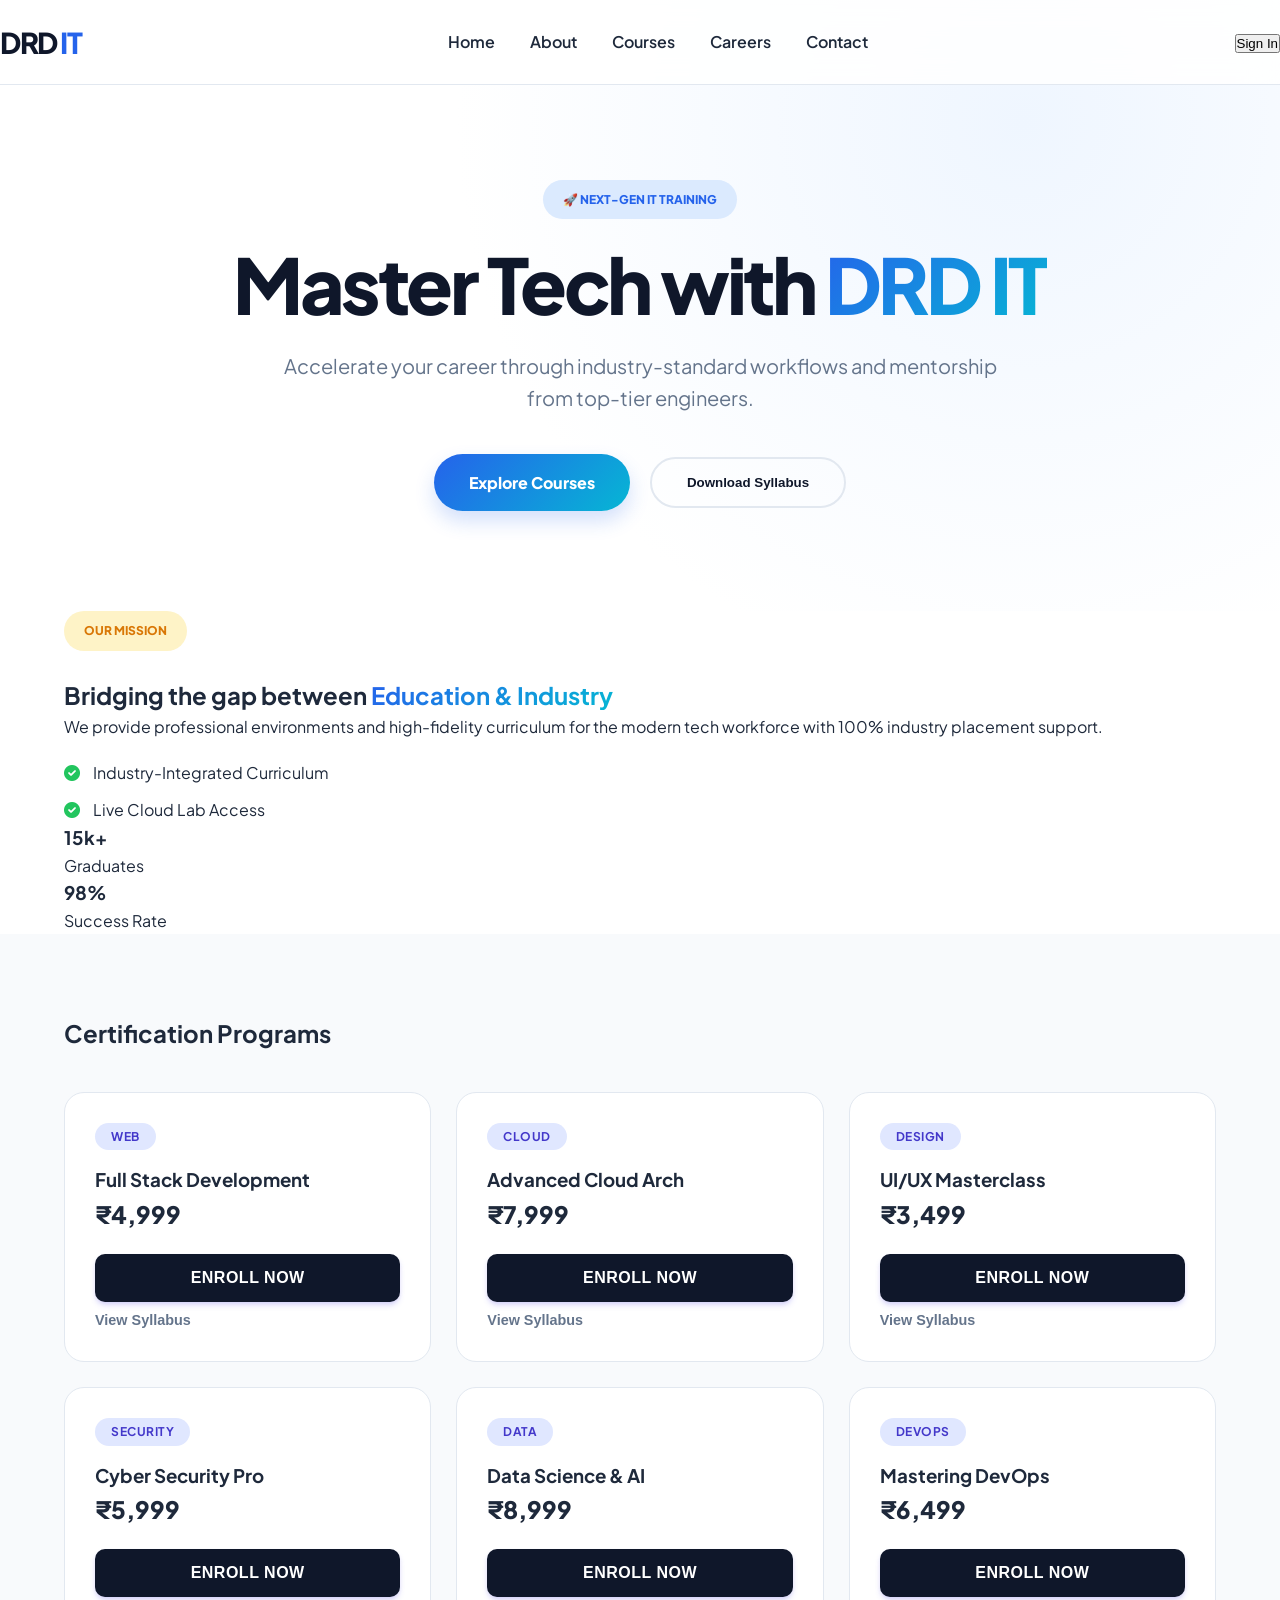
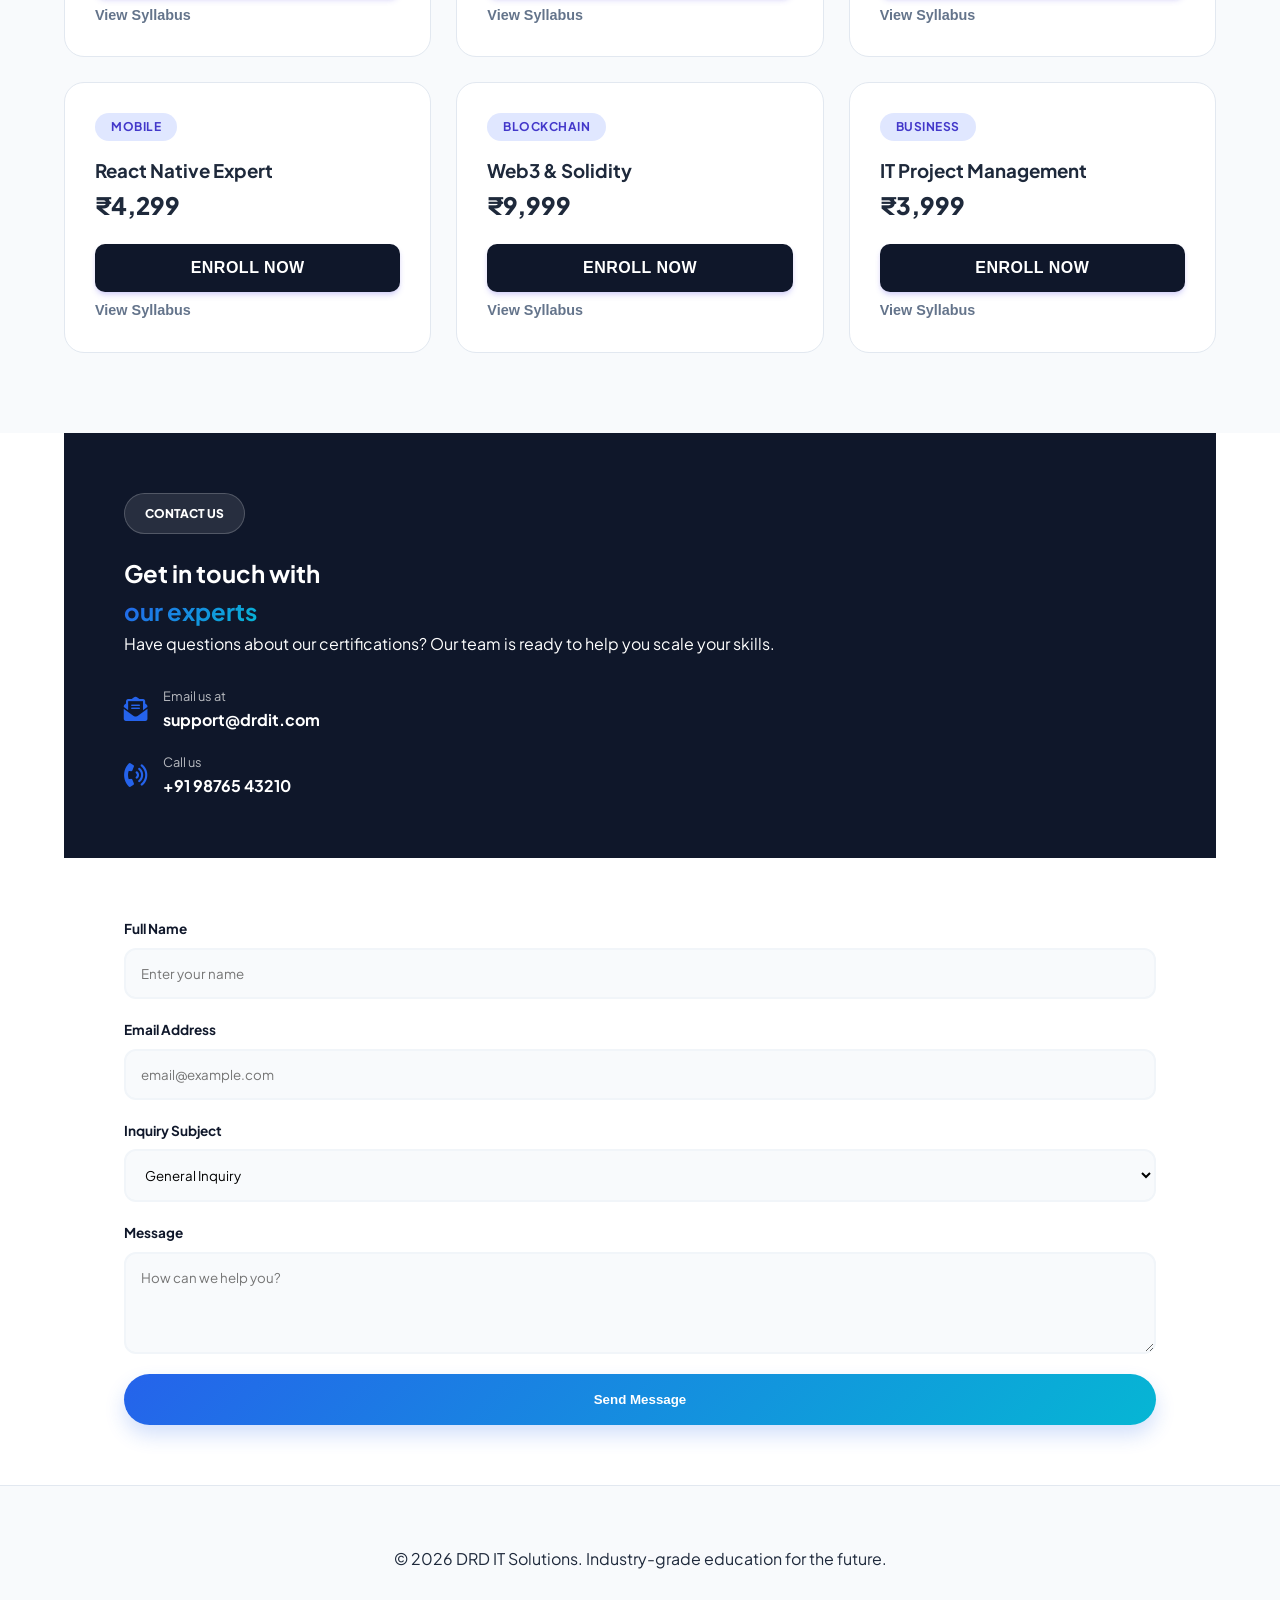
<file: index.html>
<!DOCTYPE html>
<html lang="en">
<head>
    <meta charset="UTF-8">
    <meta name="viewport" content="width=device-width, initial-scale=1.0">
    <title>DRD IT | Enterprise Learning Portal</title>
    
    <link href="https://fonts.googleapis.com/css2?family=Plus+Jakarta+Sans:wght@400;500;600;700;800&display=swap" rel="stylesheet">
    <link rel="stylesheet" href="https://cdnjs.cloudflare.com/ajax/libs/font-awesome/6.0.0/css/all.min.css">
    <link rel="stylesheet" href="style.css">
</head>
<body>
    <nav class="navbar">
        <div class="nav-container">
            <div class="logo">DRD <span>IT</span></div>
            <div class="menu-toggle" id="menuToggle">
                <i class="fa-solid fa-bars"></i>
            </div>
            <ul class="nav-links" id="navLinks">
                <li><a href="#hero">Home</a></li>
                <li><a href="#about">About</a></li>
                <li><a href="#courses">Courses</a></li>
                <li><a href="careers.html" target="_blank">Careers</a></li>
                <li><a href="#contact">Contact</a></li>
            </ul>
            <div class="nav-auth" id="authZone">
                <button class="btn-primary-small" onclick="toggleModal()">Sign In</button>
            </div>
            <div id="userProfile" class="user-pill hidden">
                <div class="user-info">
                    <i class="fa-regular fa-circle-user"></i>
                    <span id="welcomeText">Hi, User</span>
                </div>
                <button onclick="logout()" class="logout-icon" title="Logout">
                    <i class="fa-solid fa-right-from-bracket"></i>
                </button>
            </div>
        </div>
    </nav>
    <section id="hero" class="hero">
        <div class="container">
            <div class="hero-badge">🚀 Next-Gen IT Training</div>
            <h1>Master Tech with <span class="text-gradient">DRD IT</span></h1>
            <p>Accelerate your career through industry-standard workflows and mentorship from top-tier engineers.</p>
            
            <div class="hero-btns">
                <a href="#courses" class="btn-primary">Explore Courses</a>
                <button class="btn-outline" onclick="openSyllabus('Full Stack Development', '4999')">Download Syllabus</button>
            </div>
        </div>
    </section>

    <section id="about" class="about">
        <div class="container">
            <div class="about-grid">
                <div class="about-content">
                    <div class="hero-badge" style="background:#fef3c7; color:#d97706;">Our Mission</div>
                    <h2>Bridging the gap between <span class="text-gradient">Education & Industry</span></h2>
                    <p>We provide professional environments and high-fidelity curriculum for the modern tech workforce with 100% industry placement support.</p>
                    <ul class="check-list" style="list-style: none; margin-top: 20px;">
                        <li style="margin-bottom: 12px;"><i class="fa-solid fa-circle-check" style="color: #22c55e; margin-right: 10px;"></i> Industry-Integrated Curriculum</li>
                        <li><i class="fa-solid fa-circle-check" style="color: #22c55e; margin-right: 10px;"></i> Live Cloud Lab Access</li>
                    </ul>
                </div>
                <div class="about-stats">
                    <div class="stat-card"><h3>15k+</h3><p>Graduates</p></div>
                    <div class="stat-card"><h3>98%</h3><p>Success Rate</p></div>
                </div>
            </div>
        </div>
    </section>

    <section id="courses" class="courses">
        <div class="container">
            <div class="section-header">
                <h2>Certification Programs</h2>
                <div class="divider"></div>
            </div>
            <div class="course-grid">
                <div class="course-card">
                    <div class="card-tag">Web</div>
                    <h3>Full Stack Development</h3>
                    <p class="price-display">₹4,999</p>
                    <div class="card-btns">
                        <button class="btn-enroll" onclick="openEnroll('Full Stack Development', '4999')">Enroll Now</button>
                        <button class="btn-text-link" onclick="openSyllabus('Full Stack Development', '4999')">View Syllabus</button>
                    </div>
                </div>
                <div class="course-card">
                    <div class="card-tag">Cloud</div>
                    <h3>Advanced Cloud Arch</h3>
                    <p class="price-display">₹7,999</p>
                    <div class="card-btns">
                        <button class="btn-enroll" onclick="openEnroll('Advanced Cloud Arch', '7999')">Enroll Now</button>
                        <button class="btn-text-link" onclick="openSyllabus('Advanced Cloud Arch', '7999')">View Syllabus</button>
                    </div>
                </div>
                <div class="course-card">
                    <div class="card-tag">Design</div>
                    <h3>UI/UX Masterclass</h3>
                    <p class="price-display">₹3,499</p>
                    <div class="card-btns">
                        <button class="btn-enroll" onclick="openEnroll('UI/UX Masterclass', '3499')">Enroll Now</button>
                        <button class="btn-text-link" onclick="openSyllabus('UI/UX Masterclass', '3499')">View Syllabus</button>
                    </div>
                </div>
                <div class="course-card">
                    <div class="card-tag">Security</div>
                    <h3>Cyber Security Pro</h3>
                    <p class="price-display">₹5,999</p>
                    <div class="card-btns">
                        <button class="btn-enroll" onclick="openEnroll('Cyber Security Pro', '5999')">Enroll Now</button>
                        <button class="btn-text-link" onclick="openSyllabus('Cyber Security Pro', '5999')">View Syllabus</button>
                    </div>
                </div>
                <div class="course-card">
                    <div class="card-tag">Data</div>
                    <h3>Data Science & AI</h3>
                    <p class="price-display">₹8,999</p>
                    <div class="card-btns">
                        <button class="btn-enroll" onclick="openEnroll('Data Science & AI', '8999')">Enroll Now</button>
                        <button class="btn-text-link" onclick="openSyllabus('Data Science & AI', '8999')">View Syllabus</button>
                    </div>
                </div>
                <div class="course-card">
                    <div class="card-tag">DevOps</div>
                    <h3>Mastering DevOps</h3>
                    <p class="price-display">₹6,499</p>
                    <div class="card-btns">
                        <button class="btn-enroll" onclick="openEnroll('Mastering DevOps', '6499')">Enroll Now</button>
                        <button class="btn-text-link" onclick="openSyllabus('Mastering DevOps', '6499')">View Syllabus</button>
                    </div>
                </div>
                <div class="course-card">
                    <div class="card-tag">Mobile</div>
                    <h3>React Native Expert</h3>
                    <p class="price-display">₹4,299</p>
                    <div class="card-btns">
                        <button class="btn-enroll" onclick="openEnroll('React Native Expert', '4299')">Enroll Now</button>
                        <button class="btn-text-link" onclick="openSyllabus('React Native Expert', '4299')">View Syllabus</button>
                    </div>
                </div>
                <div class="course-card">
                    <div class="card-tag">Blockchain</div>
                    <h3>Web3 & Solidity</h3>
                    <p class="price-display">₹9,999</p>
                    <div class="card-btns">
                        <button class="btn-enroll" onclick="openEnroll('Web3 & Solidity', '9999')">Enroll Now</button>
                        <button class="btn-text-link" onclick="openSyllabus('Web3 & Solidity', '9999')">View Syllabus</button>
                    </div>
                </div>
                <div class="course-card">
                    <div class="card-tag">Business</div>
                    <h3>IT Project Management</h3>
                    <p class="price-display">₹3,999</p>
                    <div class="card-btns">
                        <button class="btn-enroll" onclick="openEnroll('IT Project Management', '3999')">Enroll Now</button>
                        <button class="btn-text-link" onclick="openSyllabus('IT Project Management', '3999')">View Syllabus</button>
                    </div>
                </div>
            </div>
        </div>
    </section>

    <section id="contact" class="contact">
        <div class="container">
            <div class="contact-box-large">
                <div class="contact-left">
                    <div class="hero-badge" style="background: rgba(255,255,255,0.1); color: #fff; border: 1px solid rgba(255,255,255,0.2); margin-bottom: 20px;">
                        Contact Us
                    </div>
                    <h2>Get in touch with <br><span class="text-gradient">our experts</span></h2>
                    <p>Have questions about our certifications? Our team is ready to help you scale your skills.</p>
                
                    <div class="contact-details" style="margin-top: 30px;">
                        <div class="detail-item" style="display: flex; gap: 15px; align-items: center; margin-bottom: 20px;">
                            <i class="fa-solid fa-envelope-open-text" style="font-size: 1.5rem; color: var(--primary);"></i>
                            <div>
                                <span style="display: block; font-size: 0.8rem; opacity: 0.7;">Email us at</span>
                                <p style="font-weight: 700;">support@drdit.com</p>
                            </div>
                        </div>
                        <div class="detail-item" style="display: flex; gap: 15px; align-items: center;">
                            <i class="fa-solid fa-phone-volume" style="font-size: 1.5rem; color: var(--primary);"></i>
                            <div>
                                <span style="display: block; font-size: 0.8rem; opacity: 0.7;">Call us</span>
                                <p style="font-weight: 700;">+91 98765 43210</p>
                            </div>
                        </div>
                    </div>
                </div>

                <div class="contact-right">
                    <form class="contact-form">
                        <div class="input-group">
                            <label for="cName">Full Name</label>
                            <input type="text" id="cName" placeholder="Enter your name" required>
                        </div>
                        <div class="input-group">
                            <label for="cEmail">Email Address</label>
                            <input type="email" id="cEmail" placeholder="email@example.com" required>
                        </div>
                        <div class="input-group">
                            <label for="cSubject">Inquiry Subject</label>
                            <select id="cSubject">
                                <option value="General">General Inquiry</option>
                                <option value="Course">Course Enrollment</option>
                                <option value="Corporate">Corporate Training</option>
                            </select>
                        </div>
                        <div class="input-group">
                            <label for="cMessage">Message</label>
                            <textarea id="cMessage" rows="4" placeholder="How can we help you?"></textarea>
                        </div>
                        <button type="submit" class="btn-primary" style="width: 100%; padding: 18px;">Send Message</button>
                    </form>
                </div>
            </div>
        </div>
    </section>

    <div id="enrollOverlay" class="enroll-overlay hidden">
        <div class="enroll-modal">
            <button class="close-modal" onclick="closeEnroll()">&times;</button>
            <div class="enroll-header">
                <h2>Enrollment Form</h2>
                <p id="selectedCourseName">Selected Course</p>
                <h4 id="selectedCoursePrice">₹0</h4>
            </div>
            <form onsubmit="handleEnroll(event)">
                <div class="input-group">
                    <label for="studentName">Full Name</label>
                    <input type="text" id="studentName" placeholder="Enter your full name" required>
                </div>
                <div class="input-group">
                    <label for="studentPhone">Mobile Number</label>
                    <input type="tel" id="studentPhone" placeholder="+91" required>
                </div>
                <div class="input-group">
                    <label for="studentStatus">Background Status</label>
                    <select id="studentStatus" required>
                        <option value="">Select Status</option>
                        <option value="Student">Student</option>
                        <option value="Professional">Professional</option>
                    </select>
                </div>
                <button type="submit" class="btn-primary" style="width:100%; margin-top:10px;">Confirm & Pay</button>
            </form>
        </div>
    </div>

    <div id="syllabusOverlay" class="enroll-overlay hidden">
        <div class="enroll-modal" style="max-width: 600px;">
            <button class="close-modal" onclick="closeSyllabus()">&times;</button>
            <div class="enroll-header">
                <h2>Program Syllabus</h2>
                <p id="syllabusTitle" style="color: var(--primary);">Course Name</p>
            </div>
            <div id="syllabusContent" style="max-height: 350px; overflow-y: auto; margin-bottom: 20px;">
                </div>
            <div style="display: flex; gap: 10px;">
                <button class="btn-primary" onclick="closeSyllabus(); openEnroll(currentSyllabusCourse, currentSyllabusPrice)" style="flex: 1;">Enroll Now</button>
                <button class="btn-outline" onclick="window.print()" style="flex: 1;">Download PDF</button>
            </div>
        </div>
    </div>

    <div id="authModal" class="modal hidden">
        <div class="modal-content">
            <button class="close-modal" onclick="toggleModal()">&times;</button>
            <div class="auth-header" style="text-align: center; margin-bottom: 25px;">
                <h2 id="modalTitle">Sign In</h2>
                <p>Welcome to DRD IT Portal</p>
            </div>
            <form id="authForm" data-mode="login">
                <div class="input-group">
                    <label for="loginEmail">Email Address</label>
                    <input type="email" id="loginEmail" placeholder="email@example.com" required>
                </div>
                <div class="input-group">
                    <label for="loginPass">Password</label>
                    <input type="password" id="loginPass" placeholder="••••••••" required>
                </div>
                <div class="input-group hidden" id="confirmPassGroup">
                    <label for="confirmPass">Confirm Password</label>
                    <input type="password" id="confirmPass" placeholder="••••••••">
                </div>
                <div class="captcha-wrapper">
                    <div class="captcha-display" style="display: flex; justify-content: space-between; align-items: center;">
                        <span id="captchaText" style="font-weight: 800; letter-spacing: 5px;">AYP488</span>
                        <button type="button" onclick="refreshCaptcha()" aria-label="Refresh Captcha" style="background: none; border: none;">
                            <i class="fa-solid fa-rotate"></i>
                        </button>                    
                    </div>
                    <input type="text" id="captchaInput" placeholder="Enter Captcha" style="width: 100%; margin-top: 10px;" required>
                </div>
                <button type="submit" class="btn-primary" style="width:100%">Continue</button>
            </form>
            <div class="auth-footer" style="text-align: center; margin-top: 20px;">
                <p id="toggleText">New here? <a href="#" onclick="switchMode('signup')" style="color: var(--primary); font-weight: 700; text-decoration: none;">Create Account</a></p>
            </div>
        </div>
    </div>

    <footer class="footer">
        <div class="container">
            <p>&copy; 2026 DRD IT Solutions. Industry-grade education for the future.</p>
        </div>
    </footer>

    <script src="script.js"></script>
</body>
</html>
</file>
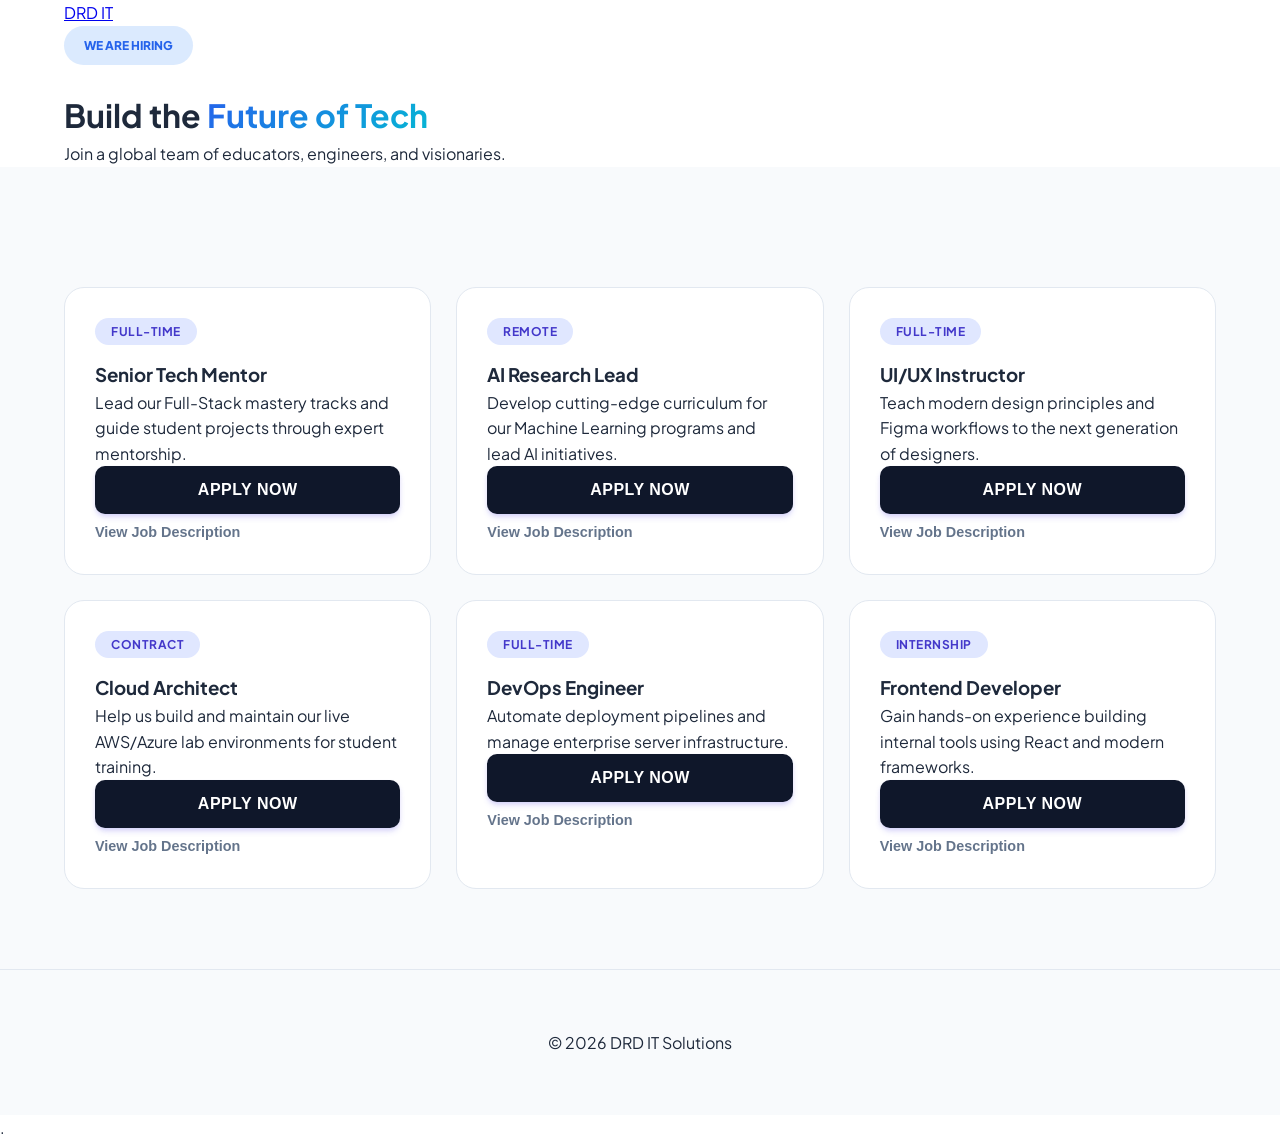
<file: careers.html>
<!DOCTYPE html>
<html lang="en">
<head>
    <meta charset="UTF-8">
    <meta name="viewport" content="width=device-width, initial-scale=1.0">
    <title>Careers | DRD IT</title>
    <link href="https://fonts.googleapis.com/css2?family=Plus+Jakarta+Sans:wght@400;500;600;700;800&display=swap" rel="stylesheet">
    <link rel="stylesheet" href="https://cdnjs.cloudflare.com/ajax/libs/font-awesome/6.0.0/css/all.min.css">
    <link rel="stylesheet" href="style.css">
</head>
<body class="sub-page">

    <nav class="navbar-simple">
        <div class="container">
            <a href="index.html" class="logo-link">DRD <span>IT</span></a>
        </div>
    </nav>

    <header class="hero-mini">
        <div class="container">
            <div class="hero-badge">We are Hiring</div>
            <h1>Build the <span class="text-gradient">Future of Tech</span></h1>
            <p>Join a global team of educators, engineers, and visionaries.</p>
        </div>
    </header>

    <section class="careers-full courses">
        <div class="container">
            <div class="course-grid">
                
                <div class="course-card">
                    <div class="card-tag">Full-Time</div>
                    <h3>Senior Tech Mentor</h3>
                    <p>Lead our Full-Stack mastery tracks and guide student projects through expert mentorship.</p>
                    <div class="card-btns">
                        <button class="btn-enroll" onclick="openApply('Senior Tech Mentor')">Apply Now</button>
                        <button class="btn-text-link">View Job Description</button>
                    </div>
                </div>

                <div class="course-card">
                    <div class="card-tag">Remote</div>
                    <h3>AI Research Lead</h3>
                    <p>Develop cutting-edge curriculum for our Machine Learning programs and lead AI initiatives.</p>
                    <div class="card-btns">
                        <button class="btn-enroll" onclick="openApply('AI Research Lead')">Apply Now</button>
                        <button class="btn-text-link">View Job Description</button>
                    </div>
                </div>

                <div class="course-card">
                    <div class="card-tag">Full-Time</div>
                    <h3>UI/UX Instructor</h3>
                    <p>Teach modern design principles and Figma workflows to the next generation of designers.</p>
                    <div class="card-btns">
                        <button class="btn-enroll" onclick="openApply('UI/UX Design Instructor')">Apply Now</button>
                        <button class="btn-text-link">View Job Description</button>
                    </div>
                </div>

                <div class="course-card">
                    <div class="card-tag">Contract</div>
                    <h3>Cloud Architect</h3>
                    <p>Help us build and maintain our live AWS/Azure lab environments for student training.</p>
                    <div class="card-btns">
                        <button class="btn-enroll" onclick="openApply('Cloud Architect')">Apply Now</button>
                        <button class="btn-text-link">View Job Description</button>
                    </div>
                </div>

                <div class="course-card">
                    <div class="card-tag">Full-Time</div>
                    <h3>DevOps Engineer</h3>
                    <p>Automate deployment pipelines and manage enterprise server infrastructure.</p>
                    <div class="card-btns">
                        <button class="btn-enroll" onclick="openApply('DevOps Engineer')">Apply Now</button>
                        <button class="btn-text-link">View Job Description</button>
                    </div>
                </div>

                <div class="course-card">
                    <div class="card-tag">Internship</div>
                    <h3>Frontend Developer</h3>
                    <p>Gain hands-on experience building internal tools using React and modern frameworks.</p>
                    <div class="card-btns">
                        <button class="btn-enroll" onclick="openApply('Frontend Developer Intern')">Apply Now</button>
                        <button class="btn-text-link">View Job Description</button>
                    </div>
                </div>

            </div>
        </div>
    </section>

    <footer class="footer">
        <div class="container">
            <p>&copy; 2026 DRD IT Solutions</p>
        </div>
    </footer>

    <div id="applyOverlay" class="enroll-overlay hidden">
        <div class="enroll-modal">
            <button class="close-modal" onclick="closeApply()" aria-label="Close Application">&times;</button>
            <div class="enroll-header">
                <h2>Application Form</h2>
                <p id="targetJob">Job Role</p>
            </div>
            <form onsubmit="handleApply(event)">
                <div class="input-group">
                    <label for="appName">Full Name</label>
                    <input type="text" id="appName" placeholder="Enter your name" required>
                </div>
                <div class="input-group">
                    <label for="appPortfolio">Portfolio / LinkedIn</label>
                    <input type="url" id="appPortfolio" placeholder="https://..." required>
                </div>
                <div class="input-group">
                    <label for="appResume">Resume (PDF)</label>
                    <input type="file" id="appResume" accept=".pdf" required>
                </div>
                <button type="submit" class="btn-enroll btn-full btn-mt">Submit Application</button>
            </form>
        </div>
    </div>

    <script>
        function openApply(title) {
            document.getElementById('targetJob').innerText = title;
            document.getElementById('applyOverlay').classList.remove('hidden');
            document.body.style.overflow = 'hidden';
        }
        function closeApply() {
            document.getElementById('applyOverlay').classList.add('hidden');
            document.body.style.overflow = 'auto';
        }
        function handleApply(e) {
            e.preventDefault();
            alert("🚀 Application Sent Successfully!");
            closeApply();
        }
    </script>
</body>
</html>.
</file>
<file: style.css>
/* NILSON IT - MASTER ERP STYLESHEET 2026
    Fix: Overlapping elements, MasterSoft UI aesthetics, and Glassmorphism.
*/

:root {
    /* Brand Colors */
    --primary: #2563eb;
    --primary-gradient: linear-gradient(135deg, #2563eb 0%, #06b6d4 100%);
    --dark: #0f172a;
    --text-main: #1e293b;
    --text-muted: #64748b;
    --white: #ffffff;
    --bg-soft: #f8fafc;
    --border: #e2e8f0;
    
    /* Layout & Effects */
    --shadow-soft: 0 10px 25px -5px rgba(0, 0, 0, 0.05);
    --shadow-premium: 0 25px 50px -12px rgba(0, 0, 0, 0.15);
    --radius-pill: 50px;
    --radius-lg: 24px;
    --radius-md: 12px;
}

/* --- 1. CORE RESET --- */
* { margin: 0; padding: 0; box-sizing: border-box; }
html { scroll-behavior: smooth; }
body {
    font-family: 'Plus Jakarta Sans', sans-serif;
    color: var(--text-main);
    background: var(--white);
    line-height: 1.6;
    overflow-x: hidden;
}
.container { width: 90%; max-width: 1200px; margin: 0 auto; }
.hidden { display: none !important; }

/* --- 2. NAVIGATION (Premium Blur) --- */
.navbar {
    position: fixed; top: 0; width: 100%; height: 85px;
    background: rgba(255, 255, 255, 0.85);
    -webkit-backdrop-filter: blur(15px);
    backdrop-filter: blur(15px);
    border-bottom: 1px solid var(--border);
    z-index: 1000; display: flex; align-items: center;
}
.nav-container { display: flex; justify-content: space-between; align-items: center; width: 100%; }
.logo { font-size: 1.8rem; font-weight: 800; color: var(--dark); letter-spacing: -1.5px; text-decoration: none; }
.logo span { color: var(--primary); }
.nav-links { display: flex; list-style: none; gap: 35px; }
.nav-links a { text-decoration: none; color: var(--text-main); font-weight: 600; transition: 0.3s; }
.nav-links a:hover { color: var(--primary); }

/* --- 3. HERO SECTION (Fixed Spacing) --- */
.hero {
    padding: 180px 0 100px;
    background: radial-gradient(circle at 80% 20%, #eff6ff 0%, #ffffff 50%);
    text-align: center;
}
.hero-badge { 
    display: inline-block; padding: 10px 20px; background: #dbeafe; 
    color: var(--primary); border-radius: var(--radius-pill); 
    font-weight: 800; font-size: 0.75rem; text-transform: uppercase; margin-bottom: 25px; 
}
.hero h1 { 
    font-size: 4.8rem; font-weight: 800; color: var(--dark); 
    letter-spacing: -3.5px; line-height: 1.05; margin-bottom: 25px; 
}
.text-gradient { background: var(--primary-gradient); -webkit-background-clip: text; -webkit-text-fill-color: transparent; }

.hero p {
    font-size: 1.25rem; color: var(--text-muted); 
    max-width: 750px; margin: 0 auto 40px; /* 40px margin-bottom pushes buttons down */
}

.hero-btns {
    display: flex; justify-content: center; align-items: center;
    gap: 20px; flex-wrap: wrap;
}

/* --- 4. MASTERSOFT ERP COURSE GRID --- */
/* --- Certification Programs Section Styling --- */
.courses {
    padding: 80px 0;
    background-color: #f8fafc;
}

.course-grid {
    display: grid;
    grid-template-columns: repeat(auto-fit, minmax(280px, 1fr));
    gap: 25px;
    margin-top: 40px;
}

.course-card {
    background: #ffffff;
    padding: 30px;
    border-radius: 20px;
    border: 1px solid #e2e8f0;
    transition: all 0.3s ease;
    display: flex;
    flex-direction: column;
    position: relative;
}

/* The Oval Pill Tag */
.card-tag {
    display: inline-block;
    width: fit-content;
    padding: 4px 16px;
    background-color: #e0e7ff; 
    color: #4338ca; 
    border-radius: 50px; 
    font-size: 0.75rem;
    font-weight: 700;
    text-transform: uppercase;
    letter-spacing: 0.5px;
    margin-bottom: 15px;
}

.price-display {
    font-size: 1.5rem;
    font-weight: 800;
    color: #1e293b;
    margin-bottom: 20px;
}

/* --- UPDATED ENROLL BUTTON STYLE --- */
.btn-enroll {
    background: linear-gradient(135deg, #4f46e5 0%, #7c3aed 100%);
    color: white;
    padding: 14px;
    border-radius: 12px;
    border: none;
    font-weight: 700;
    font-size: 1rem;
    cursor: pointer;
    transition: all 0.3s cubic-bezier(0.4, 0, 0.2, 1);
    box-shadow: 0 4px 6px -1px rgba(79, 70, 229, 0.2), 0 2px 4px -1px rgba(79, 70, 229, 0.1);
    text-transform: uppercase;
    letter-spacing: 0.5px;
}

.btn-enroll:hover {
    transform: translateY(-2px);
    box-shadow: 0 10px 15px -3px rgba(79, 70, 229, 0.4);
    filter: brightness(1.1);
}

.btn-enroll:active {
    transform: translateY(0);
}

/* View Syllabus Link */
.btn-text-link {
    background: transparent;
    color: #64748b;
    border: none;
    margin-top: 10px;
    font-size: 0.9rem;
    font-weight: 600;
    cursor: pointer;
    transition: color 0.2s;
}

.btn-text-link:hover {
    color: #4f46e5;
    text-decoration: underline;
}
.job-card {
    background: rgba(255, 255, 255, 0.7);
    -webkit-backdrop-filter: blur(10px);
    backdrop-filter: blur(10px);
    padding: 40px; border-radius: 24px; border: 1px solid rgba(226, 232, 240, 0.8);
    transition: 0.4s cubic-bezier(0.175, 0.885, 0.32, 1.275);
    display: flex; flex-direction: column; justify-content: space-between;
}
.job-card:hover { transform: translateY(-12px); background: #ffffff; box-shadow: var(--shadow-premium); border-color: var(--primary); }
.job-tag { align-self: flex-start; padding: 6px 14px; border-radius: 50px; font-size: 0.75rem; font-weight: 800; background: #f1f5f9; color: var(--text-muted); margin-bottom: 20px; }

/* --- 6. MEDIUM-BOX CONTACT SECTION --- */
.contact-box-medium {
    max-width: 950px; margin: 0 auto;
    display: grid; grid-template-columns: 1fr 1.6fr;
    background: #fff; border-radius: var(--radius-lg); overflow: hidden;
    box-shadow: var(--shadow-premium); border: 1px solid var(--border);
}
.contact-left { background: var(--dark); padding: 60px; color: white; }
.contact-right { padding: 60px; }

/* --- 7. FLOATING OVERLAYS & MODALS --- */
.enroll-overlay, .modal {
    position: fixed; inset: 0; background: rgba(15, 23, 42, 0.8);
    -webkit-backdrop-filter: blur(8px);
    backdrop-filter: blur(8px);
    z-index: 9999; display: flex; align-items: center; justify-content: center;
}
.enroll-modal, .modal-content {
    background: white; width: 95%; max-width: 500px; padding: 50px;
    border-radius: 32px; position: relative; box-shadow: var(--shadow-premium);
    animation: slideUp 0.5s ease-out;
}
@keyframes slideUp { from { opacity: 0; transform: translateY(40px); } to { opacity: 1; transform: translateY(0); } }

.close-modal {
    position: absolute; top: 25px; right: 25px; width: 40px; height: 40px;
    background: #f1f5f9; border: none; border-radius: 50%; font-size: 1.5rem;
    cursor: pointer; display: flex; align-items: center; justify-content: center; transition: 0.3s;
}
.close-modal:hover { background: #fee2e2; color: #ef4444; }

/* --- 8. BUTTONS & INPUTS --- */
.btn-primary {
    background: var(--primary-gradient); color: white; padding: 16px 35px;
    border-radius: var(--radius-pill); font-weight: 800; border: none; cursor: pointer;
    transition: 0.3s; box-shadow: 0 10px 20px rgba(37, 99, 235, 0.2); text-decoration: none;
}
.btn-primary:hover { transform: translateY(-3px); box-shadow: 0 15px 30px rgba(37, 99, 235, 0.3); }

.btn-outline {
    background: transparent; color: var(--dark); padding: 16px 35px;
    border-radius: var(--radius-pill); border: 2px solid var(--border); font-weight: 800;
    cursor: pointer; transition: 0.3s;
}
.btn-outline:hover { background: #f1f5f9; border-color: var(--dark); }

.btn-enroll { width: 100%; padding: 15px; background: var(--dark); color: white; border: none; border-radius: 10px; font-weight: 700; cursor: pointer; }
.btn-enroll:hover { background: var(--primary); }

.input-group { margin-bottom: 20px; display: flex; flex-direction: column; }
.input-group label { font-weight: 700; font-size: 0.85rem; margin-bottom: 8px; color: var(--dark); }
.input-group input, .input-group select, .contact-form textarea {
    width: 100%; padding: 15px; border-radius: 12px; border: 2px solid #f1f5f9;
    background: #f8fafc; transition: 0.3s; font-family: inherit;
}

/* --- 9. FOOTER --- */
.footer { padding: 60px 0; background: var(--bg-soft); text-align: center; border-top: 1px solid var(--border); }
/* =========================
   MOBILE RESPONSIVE ADD-ON
   ADD THIS AT THE BOTTOM
   OF YOUR EXISTING CSS
========================= */

/* Mobile Menu Button */

.menu-toggle{
    display: none;
    font-size: 28px;
    cursor: pointer;
}

/* Tablet */

@media (max-width: 992px){

    .course-grid{
        grid-template-columns: repeat(2, 1fr);
    }

    .about-grid,
    .contact-box-large{
        grid-template-columns: 1fr;
        flex-direction: column;
    }
}

/* Mobile */

@media (max-width: 768px){

    /* Navbar */

    .menu-toggle{
        display: block;
    }

    .nav-container{
        position: relative;
    }

    .nav-links{
        position: absolute;
        top: 70px;
        left: 0;
        width: 100%;
        background: #0f172a;
        flex-direction: column;
        align-items: center;
        gap: 20px;
        padding: 20px 0;
        display: none;
        z-index: 999;
    }

    .nav-links.active{
        display: flex;
    }

    /* Hero */

    .hero,
    .hero-mini{
        text-align: center;
        padding: 100px 20px 60px;
    }

    .hero h1,
    .hero-mini h1{
        font-size: 2.2rem;
    }

    /* Grids */

    .course-grid{
        grid-template-columns: 1fr;
    }

    /* Cards */

    .course-card{
        width: 100%;
    }

    .card-btns{
        flex-direction: column;
        gap: 10px;
    }

    .btn-enroll,
    .btn-text-link,
    .btn-primary,
    .btn-outline{
        width: 100%;
    }

    /* Contact */

    .contact-left,
    .contact-right{
        width: 100%;
    }

    /* Forms */

    .input-group input,
    .input-group textarea,
    .input-group select{
        width: 100%;
    }

    /* Modal */

    .modal-content,
    .enroll-modal{
        width: 95%;
        max-height: 90vh;
        overflow-y: auto;
    }

    /* Footer */

    .footer{
        text-align: center;
    }
}

/* Small Mobile */

@media (max-width: 480px){

    .hero h1,
    .hero-mini h1{
        font-size: 1.8rem;
    }

    .section-header h2{
        font-size: 1.7rem;
    }
}
/* =========================
   MENUBAR STYLE IMPROVEMENT
========================= */

@media (max-width: 768px){

    .navbar{
        background: #ffffff;
        border-bottom: 1px solid #e5e7eb;
        padding: 15px 20px;
        position: sticky;
        top: 0;
        z-index: 1000;
    }

    .nav-container{
        display: flex;
        justify-content: space-between;
        align-items: center;
    }

    .menu-toggle{
        width: 45px;
        height: 45px;
        background: #0f172a;
        color: #ffffff;
        border-radius: 12px;
        display: flex;
        justify-content: center;
        align-items: center;
        font-size: 22px;
    }

    .nav-links{
        background: #ffffff;
        border-radius: 0 0 18px 18px;
        box-shadow: 0 10px 25px rgba(0,0,0,0.08);
    }

    .nav-links a{
        color: #0f172a;
        font-weight: 600;
        width: 100%;
        display: block;
        padding: 14px 0;
    }

    .nav-links a:hover{
        background: #f1f5f9;
        color: #2563eb;
    }
}
</file>
